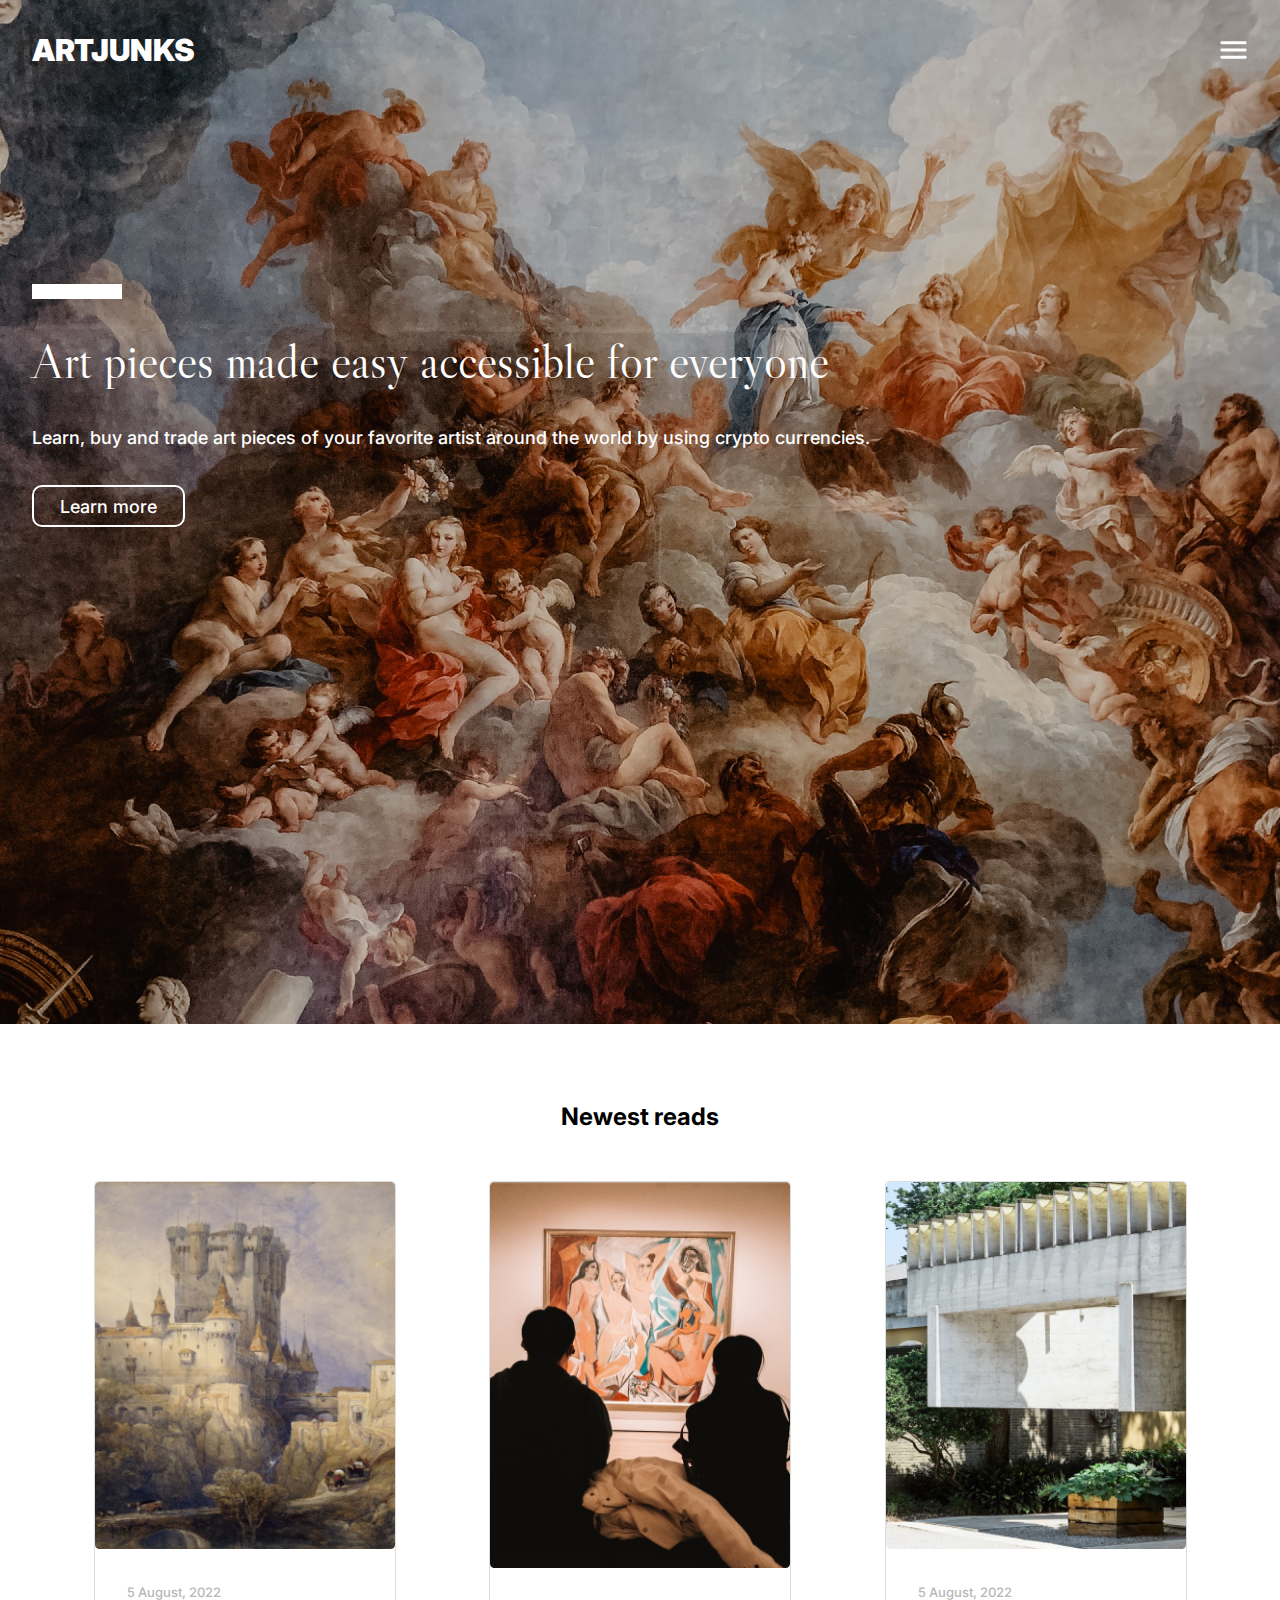
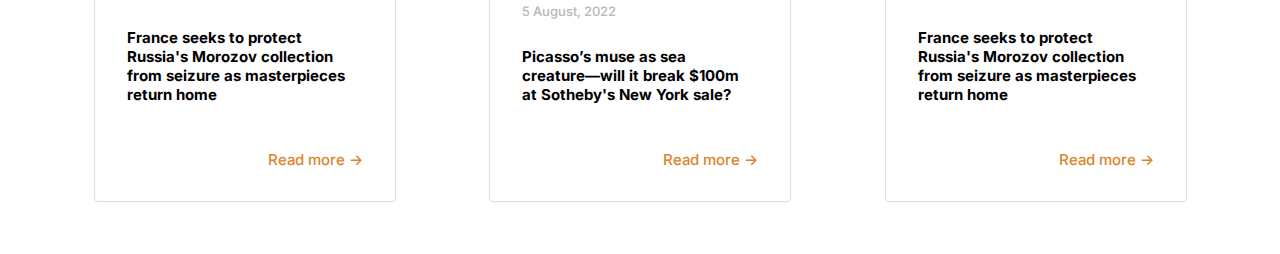
<file: index.html>
<!DOCTYPE html>
<html lang="en">
<head>
    <meta charset="UTF-8">
    <meta name="viewport" content="width=device-width, initial-scale=1.0">
    
    <link rel="stylesheet" href="/css/base.css">
    <link rel="stylesheet" href="/css/styles.css">

    <link rel="preconnect" href="https://fonts.googleapis.com">
    <link rel="preconnect" href="https://fonts.gstatic.com" crossorigin>
    <link href="https://fonts.googleapis.com/css2?family=Inter:wght@100;200;300;400;500;600;700;800;900&family=Libre+Caslon+Display&display=swap" rel="stylesheet">

    <title>Tutorial Responsive Design</title>
</head>
<body>
    <!-- Hero Section-->
    <div id="hero-section">
        <div id="navbar">
            <div id="logo">ARTJUNKS</div>
            <image id="hamburger-menu" src="/images/Hamburger Menu.svg"></>
        </div>
        <div id="white-block"></div>
        <h1 id="heading">Art pieces made easy accessible for everyone</h1>
        <h2 id="sub-heading">Learn, buy and trade art pieces of your favorite artist around the world by using crypto currencies.</h2>
        <button id="button">Learn more</button>
    </div>

    <!--Next-Heading-->
    <h3 id="next-heading">Newest reads</h3>

    <!--Cards Section-->
    <div id="cards-section">
        <div class="card" id="card-1">
            <img src="/images/image1.png" alt="castle">
            <div class="date">5 August, 2022</div>
            <div class="news">France seeks to protect Russia's Morozov collection from seizure as masterpieces return home</div>
            <div class="read-more">Read more -></div>
        </div>
        <div class="card" id="card-2">
            <img src="/images/image2.png" alt="painting">
            <div class="date">5 August, 2022</div>
            <div class="news">Picasso’s muse as sea creature—will it break $100m at Sotheby's New York sale?</div>
            <div class="read-more">Read more -></div>
        </div>
        <div class="card" id="card-3">
            <img src="/images/image3.png" alt="building">
            <div class="date">5 August, 2022</div>
            <div class="news">France seeks to protect Russia's Morozov collection from seizure as masterpieces return home</div>
            <div class="read-more">Read more -></div>
        </div>
    </div>

</body>
</html>
</file>
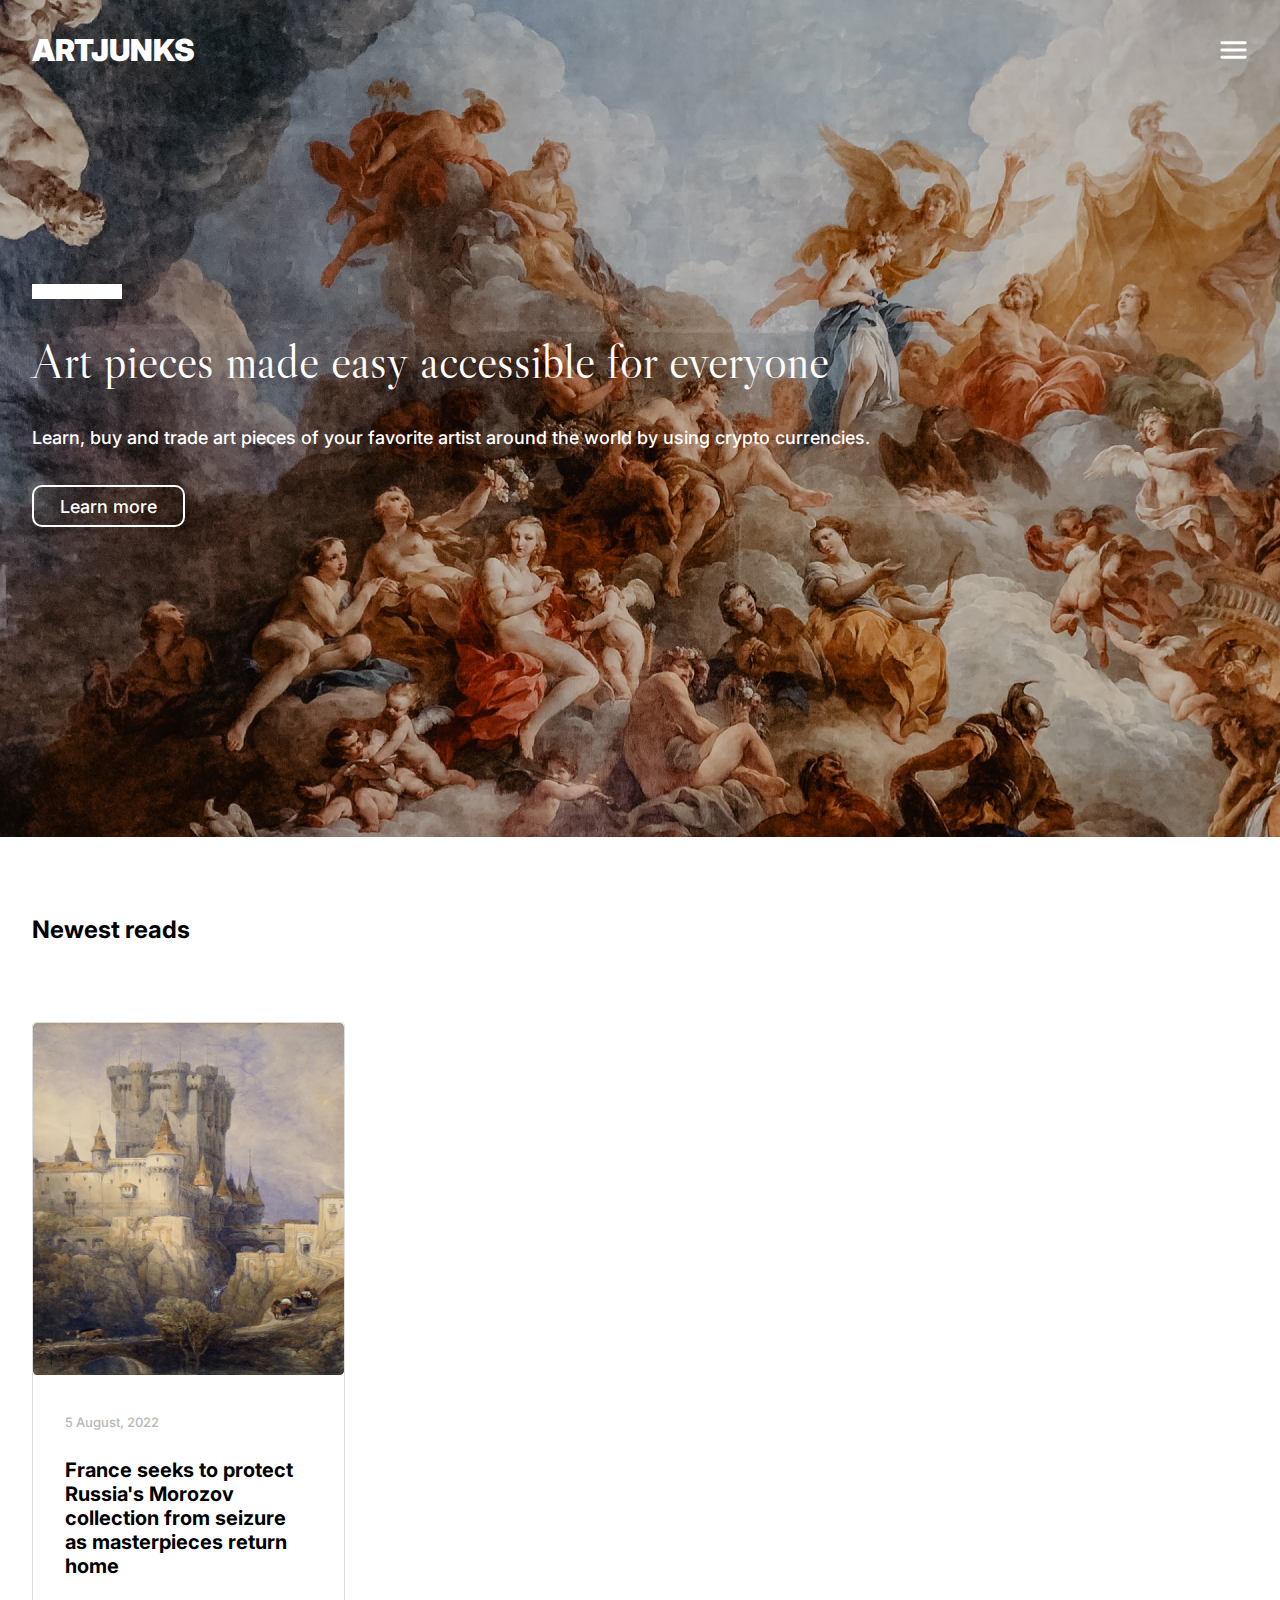
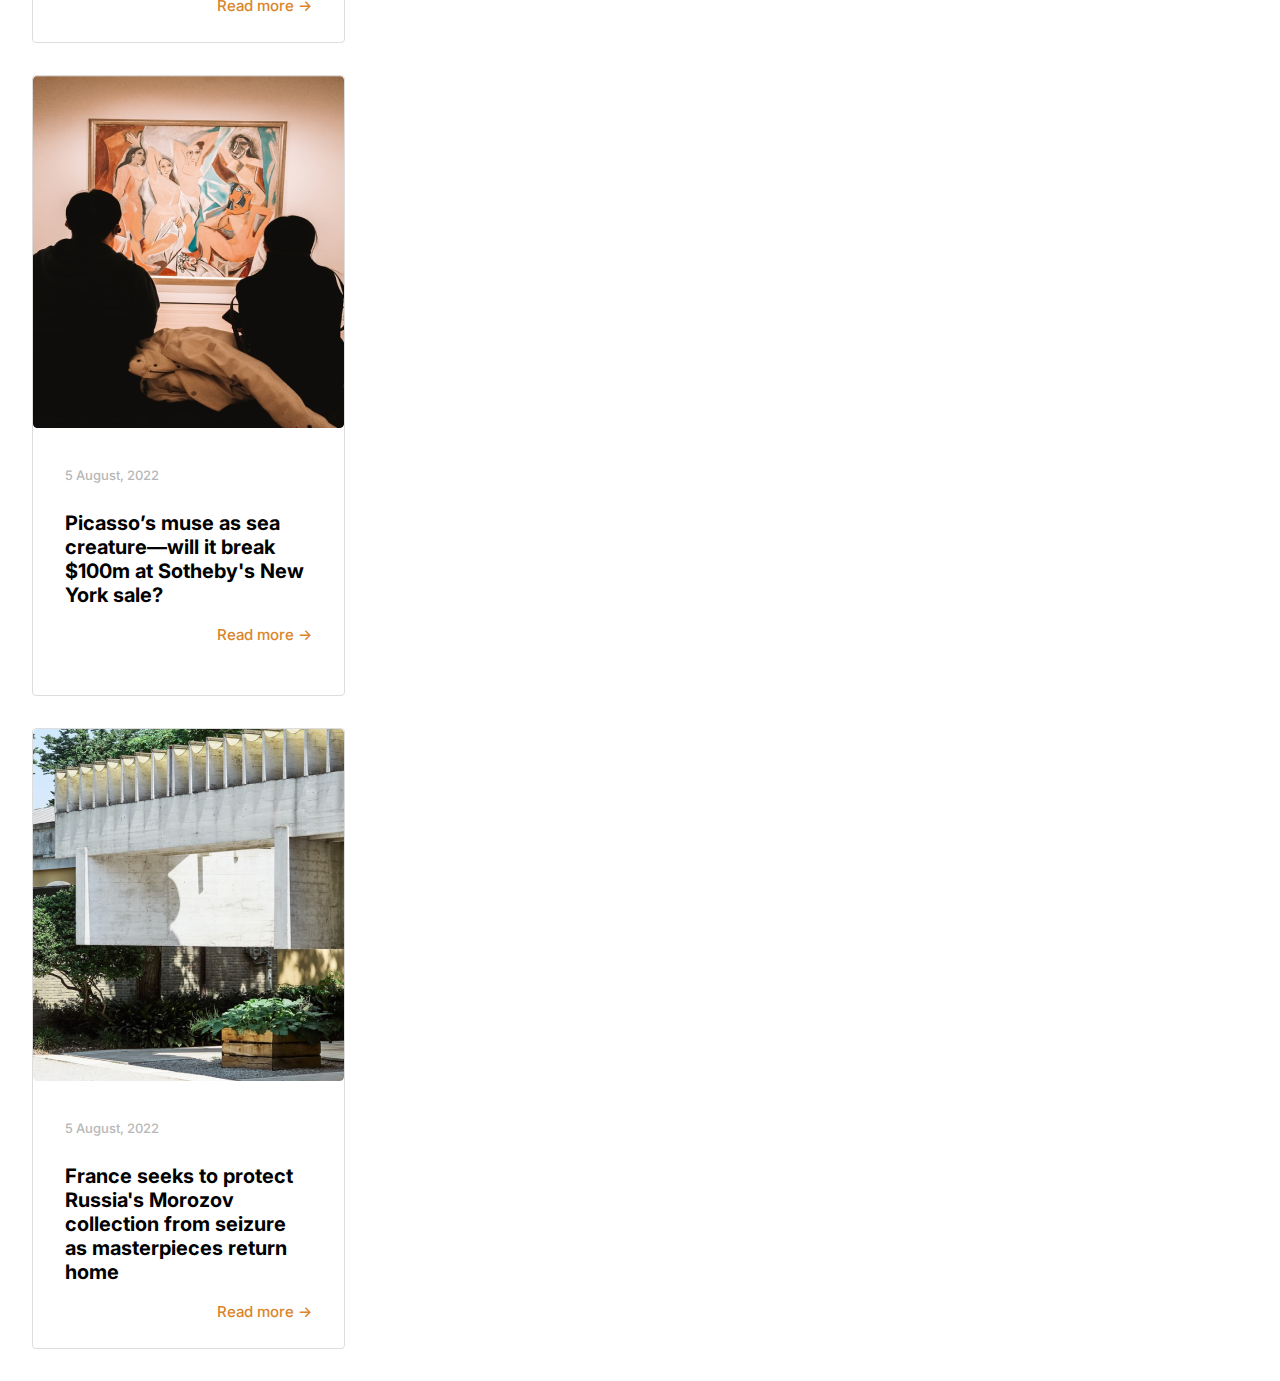
<file: src/index.html>
<!DOCTYPE html>
<html lang="en">
<head>
    <meta charset="UTF-8">
    <meta name="viewport" content="width=device-width, initial-scale=1.0">
    
    <link rel="stylesheet" href="base.css">
    <link rel="stylesheet" href="styles.css">

    <link rel="preconnect" href="https://fonts.googleapis.com">
    <link rel="preconnect" href="https://fonts.gstatic.com" crossorigin>
    <link href="https://fonts.googleapis.com/css2?family=Inter:wght@100;200;300;400;500;600;700;800;900&family=Libre+Caslon+Display&display=swap" rel="stylesheet">

    <title>Tutorial Responsive Design</title>
</head>
<body>
    <!-- Hero Section-->
    <div id="hero-section">
        <div id="navbar">
            <div id="logo">ARTJUNKS</div>
            <image id="hamburger-menu" src="/images/Hamburger Menu.svg"></>
        </div>
        <div id="white-block"></div>
        <h1 id="heading">Art pieces made easy accessible for everyone</h1>
        <h2 id="sub-heading">Learn, buy and trade art pieces of your favorite artist around the world by using crypto currencies.</h2>
        <button id="button">Learn more</button>
    </div>

    <!--Next-Heading-->
    <h3 id="next-heading">Newest reads</h3>

    <!--Cards Section-->
    <div id="cards-section">
        <div class="card" id="card-1">
            <img src="/images/image1.png" alt="castle">
            <div class="date">5 August, 2022</div>
            <div class="news">France seeks to protect Russia's Morozov collection from seizure as masterpieces return home</div>
            <div class="read-more">Read more -></div>
        </div>
        <div class="card" id="card-2">
            <img src="/images/image2.png" alt="painting">
            <div class="date">5 August, 2022</div>
            <div class="news">Picasso’s muse as sea creature—will it break $100m at Sotheby's New York sale?</div>
            <div class="read-more">Read more -></div>
        </div>
        <div class="card" id="card-3">
            <img src="/images/image3.png" alt="building">
            <div class="date">5 August, 2022</div>
            <div class="news">France seeks to protect Russia's Morozov collection from seizure as masterpieces return home</div>
            <div class="read-more">Read more -></div>
        </div>
    </div>

</body>
</html>
</file>
<file: css/base.css>
html{
    font-size: 0.75rem;
}

body{
    margin: 0px;
    background-color: white;
    padding: 0px;
}
</file>
<file: css/styles.css>
/* Hero Section */
#hero-section {
    background-image: url("/images/hero-backgroung.png");
    background-size: cover;
    background-repeat: no-repeat;
    height: 1024px;
    background-position: center;
}

#navbar {
    display: flex;
    flex-direction: row;
    justify-content: space-between;
}

#logo {
    color: #FFF;
    font-family: Inter;
    font-size: 30.4px;
    font-style: normal;
    font-weight: 900;
    margin-top: 32px;
    margin-left: 32px;

}

#hamburger-menu {
    margin-top: 32px;
    margin-right: 29px;
}

#white-block {
    width: 90px;
    height: 15px;
    background: #FFF;
    margin-left: 32px;
    margin-top: 216px;
}

#heading {
    margin: 32px 32px 0px 32px;
    color: #FFF;
    font-family: Libre Caslon Display;
    font-size: 48px;
    font-weight: 500;
}

#sub-heading {
    margin: 32px 32px 0px 32px;
    color: #FFF;
    font-family: Inter;
    font-size: 18px;
    font-weight: 500;
    line-height: 168.523%;
    /* 30.334px */
}

#button {
    margin-top: 32px;
    margin-left: 32px;
    margin-bottom: 310px;
    width: 153px;
    height: 42px;
    flex-shrink: 0;
    border-radius: 10px;
    border: 2px solid #FFF;
    background-color: transparent;
    color: #FFF;

    font-family: Inter;
    font-size: 18px;
    font-style: normal;
    font-weight: 500;
    line-height: normal;
}


/* News Reads */
#next-heading {
    color: #000;
    font-family: Inter;
    font-size: 24px;
    font-style: normal;
    font-weight: 700;
    line-height: normal;
    margin-top: 78px;
    text-align: center;
    margin-bottom: 50px;
}



/* Cards Section */
#cards-section {
    display: flex;
    flex-direction: column;
    align-items: center;
    margin-bottom: 20px;
}

.card {

    /* margin-left: 32px; */
    flex-shrink: 0;
    width: 311px;
    height: 619px;
    border: 1px solid #DDD;
    border-radius: 4px;
    margin-bottom: 32px;
}

.card>img {
    border-radius: 4px;
}

.card .date {
    color: #B7B7B7;
    font-family: Inter;
    font-size: 13px;
    font-weight: 500;
    margin-top: 35px;
    margin-left: 32px;
}

.card .news {
    color: #000;
    font-family: Inter;
    font-size: 20px;
    font-weight: 700;
    margin-top: 28px;
    margin-left: 32px;
    width: 247px;
}

.card .read-more {
    color: #D9852C;
    font-family: Inter;
    font-size: 15px;
    font-style: normal;
    font-weight: 500;
    line-height: normal;
    text-align: right;
    margin: 18px 32px 32px 183px;
}


/* Medium devices (tablets/laptops) */
@media screen and (min-width: 768px) {

    #cards-section {
        display: flex;
        flex-direction: row;
        justify-content: space-evenly;
    }

    .card {
        display: flex;
        flex-direction: column;
        width: 200px;

    }

    .card>img {
        height: 310px;
        width: 200px;
    }

    .card .news {
        font-size: 15px;
        font-weight: 700;
        margin-top: 28px;
        margin-left: 32px;
        width: 140px;
        height: auto;
    }

    .card .read-more {
        align-self: flex-end;
        margin: auto 32px 32px 58px;
    }

    #card-1 {
        margin-top: 0px;
    }

}

@media screen and (min-width: 992px)  and (max-width: 1440px){
    

    .card {
        display: flex;
        flex-direction: column;
        width: 300px;

    }

    .card>img {
        height: 400px;
        width: 300px;
    }

    .card .news {
        font-size: 15px;
        font-weight: 700;
        margin-top: 28px;
        margin-left: 32px;
        width: 220px;
        height: auto;
    }

    .card .read-more {
        align-self: flex-end;
        margin: 46px 32px 32px 58px;
    }

    #card-1 {
        margin-top: 0px;
    }   
}

/* Large devices (laptops/desktops) */
@media screen and (min-width: 1440px) {

    #cards-section {
        margin-bottom: 30px;
    }

    .card {
        width: 419px;
        height: auto;
    }

    .card>img {
        height: 500px;
        width: 419px;
        object-fit: cover;
    }

    .card .news {
        font-size: 25px;
        font-weight: 700;
        margin-top: 28px;
        margin-left: 32px;
        width: 355px;
    }

    .card .read-more {
        align-self: flex-end;
    }
}
</file>
<file: src/base.css>
html{
    font-size: 0.75rem;
}

body{
    margin: 0px;
    background-color: white;
}
</file>
<file: src/styles.css>
/* Hero Section */
#logo{
    color: #FFF;
    font-family: Inter;
    font-size: 30.4px;
    font-style: normal;
    font-weight: 900;
    margin-top: 32px;
    margin-left: 32px;

}

#hero-section
{
    background-image: url("/images/hero-backgroung.png");


    width: 100%;
    object-fit:fill;
}

#navbar{
    display: flex;
    flex-direction: row;
    justify-content: space-between;
}
#hamburger-menu{
    margin-top: 32px;
    margin-right: 29px;
}

#white-block{
    width: 90px;
    height: 15px;
    background: #FFF;
    margin-left: 32px;
    margin-top: 216px;
}
#heading{
    margin: 32px 32px 0px 32px;
    color: #FFF;
    font-family: Libre Caslon Display;
    font-size: 48px;
    font-weight: 500;
}

#sub-heading{
    margin: 32px 32px 0px 32px;
    color: #FFF;
    font-family: Inter;
    font-size: 18px;
    font-weight: 500;
    line-height: 168.523%; /* 30.334px */
}
#button{
    margin-top: 32px;
    margin-left: 32px;
    margin-bottom: 310px;
    width: 153px;
    height: 42px;
    flex-shrink: 0;
    border-radius: 10px;
    border: 2px solid #FFF;
    background-color: transparent;
    color: #FFF;

    font-family: Inter;
    font-size: 18px;
    font-style: normal;
    font-weight: 500;
    line-height: normal;
}

/* News Reads */
#next-heading{
    color: #000;
    font-family: Inter;
    font-size: 24px;
    font-style: normal;
    font-weight: 700;
    line-height: normal;
    margin-left: 32px;
    margin-top: 78px;
}

.card{

    margin-left: 32px;
    flex-shrink: 0;
    width: 311px;
    height: 619px;
    border: 1px solid #DDD;
    border-radius: 4px;
    margin-bottom: 32px;
}

.card > img{
    border-radius: 4px;
}

.card .date{
    color: #B7B7B7;
    font-family: Inter;
    font-size: 13px;
    font-weight: 500;
    margin-top: 35px;
    margin-left: 32px;
}

.card .news{
    color: #000;
    font-family: Inter;
    font-size: 20px;
    font-weight: 700;
    margin-top: 28px;
    margin-left: 32px;
    width: 247px;
}

.card .read-more{
    color: #D9852C;
    font-family: Inter;
    font-size: 15px;
    font-style: normal;
    font-weight: 500;
    line-height: normal;
    text-align: right;
    margin: 18px 32px 32px 183px;
}

#card-1{
    margin-top: 78px;
}
</file>
